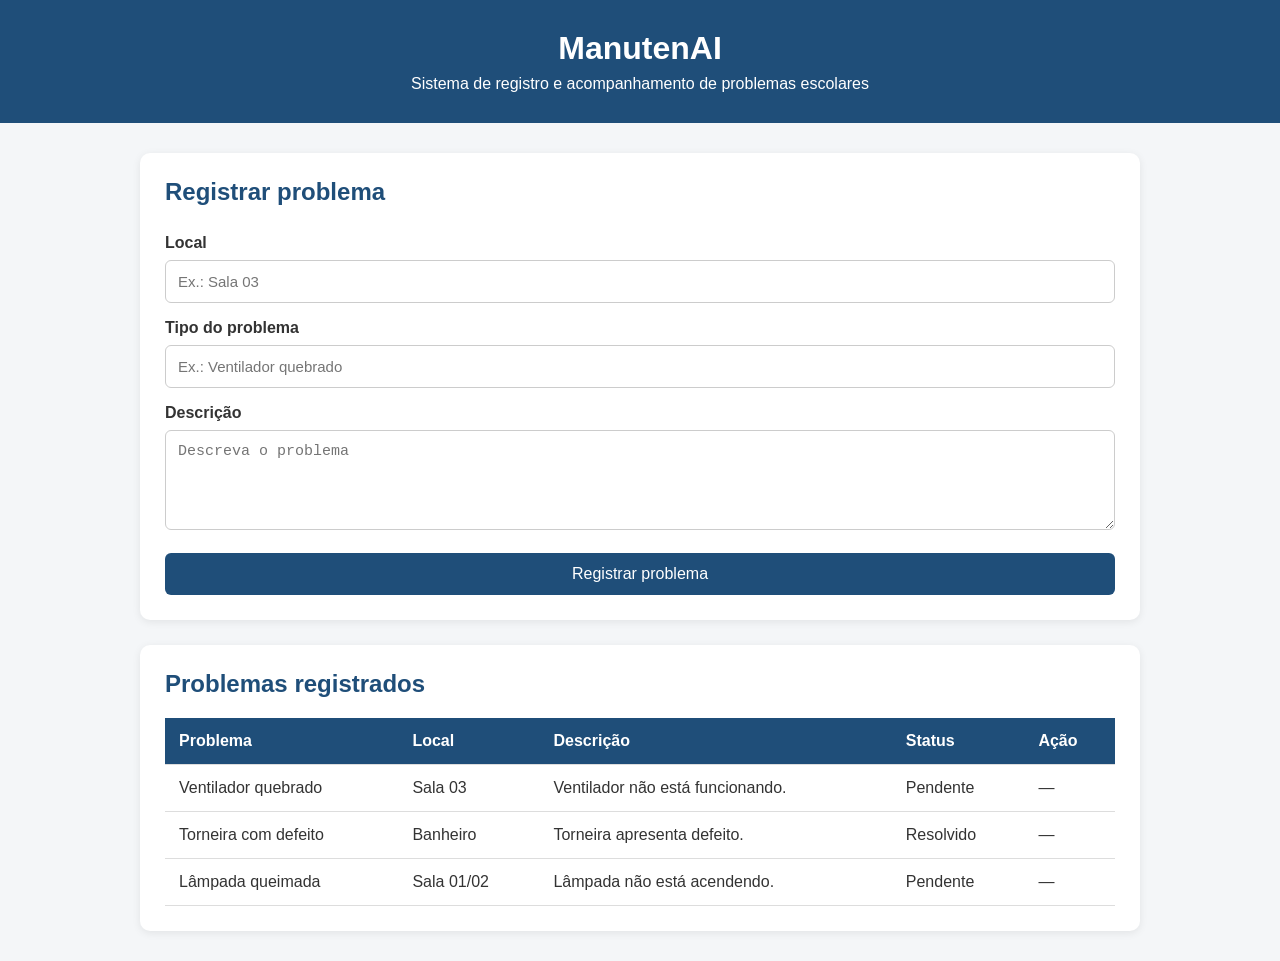
<file: index.html>
<!DOCTYPE html>
<html lang="pt-BR">
<head>
    <meta charset="UTF-8">
    <meta http-equiv="refresh" content="0; url=src/">
    <title>ManutenAI</title>
</head>
<body>
    <p>Carregando ManutenAI...</p>
</body>
</html>
</file>
<file: src/style.css>
* {
    box-sizing: border-box;
    margin: 0;
    padding: 0;
}

body {
    font-family: Arial, sans-serif;
    background-color: #f4f6f8;
    color: #333;
}

header {
    background-color: #1f4e79;
    color: white;
    text-align: center;
    padding: 30px 20px;
}

header h1 {
    font-size: 32px;
    margin-bottom: 8px;
}

header p {
    font-size: 16px;
}

main {
    width: 90%;
    max-width: 1000px;
    margin: 30px auto;
}

section {
    background-color: white;
    padding: 25px;
    margin-bottom: 25px;
    border-radius: 10px;
    box-shadow: 0 2px 8px rgba(0, 0, 0, 0.08);
}

h2 {
    color: #1f4e79;
    margin-bottom: 20px;
}

form {
    display: flex;
    flex-direction: column;
    gap: 8px;
}

label {
    font-weight: bold;
    margin-top: 8px;
}

input,
textarea {
    width: 100%;
    padding: 12px;
    border: 1px solid #ccc;
    border-radius: 6px;
    font-size: 15px;
}

textarea {
    min-height: 100px;
    resize: vertical;
}

button {
    margin-top: 15px;
    padding: 12px;
    border: none;
    border-radius: 6px;
    background-color: #1f4e79;
    color: white;
    font-size: 16px;
    cursor: pointer;
}

button:hover {
    background-color: #163a5c;
}

table {
    width: 100%;
    border-collapse: collapse;
}

th,
td {
    padding: 14px;
    border-bottom: 1px solid #ddd;
    text-align: left;
}

th {
    background-color: #1f4e79;
    color: white;
}

tr:hover {
    background-color: #f1f5f8;
}

@media (max-width: 600px) {
    main {
        width: 95%;
    }

    section {
        padding: 18px;
    }

    table {
        font-size: 14px;
    }

    th,
    td {
        padding: 10px;
    }
}
</file>
